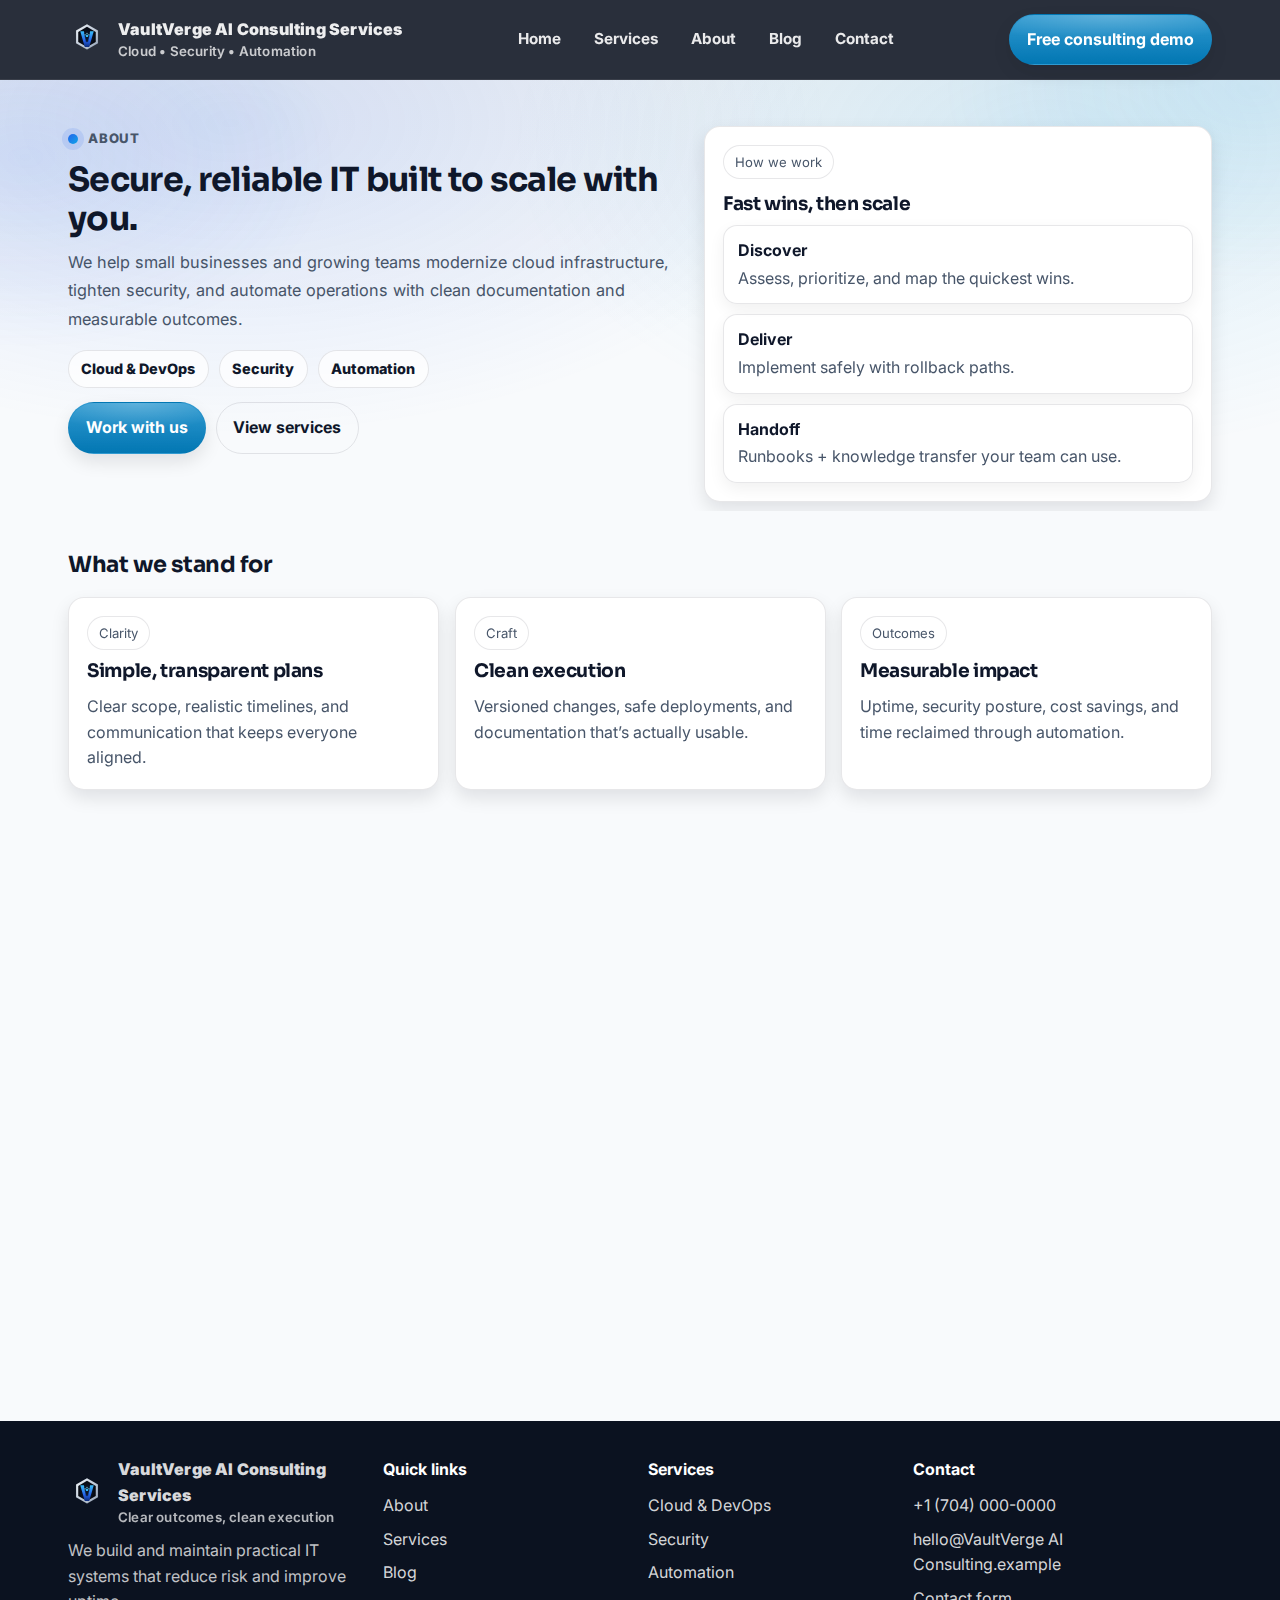
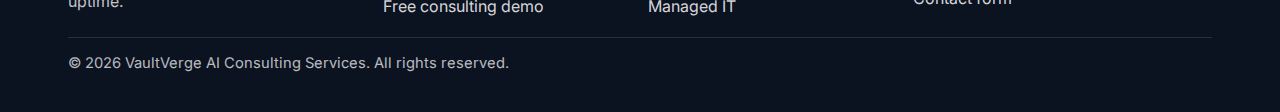
<file: Website/assets/about.html>
<!doctype html>
<html lang="en">
<head>
  <meta charset="utf-8" />
  <meta name="viewport" content="width=device-width,initial-scale=1" />
  <title>About | VaultVerge AI Consulting Services</title>
  <link rel="stylesheet" href="style.css" />
  <link rel="preconnect" href="https://fonts.googleapis.com">
  <link rel="preconnect" href="https://fonts.gstatic.com" crossorigin>
  <link href="https://fonts.googleapis.com/css2?family=Inter:wght@400;500;600;700&family=Sora:wght@500;600;700&display=swap" rel="stylesheet">
</head>
<body>

<header>
  <div class="container">
    <div class="nav">
      <a class="brand" href="../index.html">
        <img class="brand-logo" src="logo.svg" alt="Company logo" />
        <div>
          VaultVerge AI Consulting Services
          <small>Cloud • Security • Automation</small>
        </div>
      </a>

      <nav class="navlinks" aria-label="Main navigation">
        <a href="../index.html">Home</a>

        <div class="dropdown" aria-label="Services dropdown">
          <a class="navlink" href="services.html" aria-haspopup="true">Services</a>
          <div class="menu" role="menu" aria-label="Services menu">
            <a href="services.html#cloud"><span>Cloud & DevOps</span><em>CI/CD, migrations, reliability</em></a>
            <a href="services.html#security"><span>Security</span><em>Hardening, audits, monitoring</em></a>
            <a href="services.html#automation"><span>Automation</span><em>Workflows, scripting, IaC</em></a>
            <a href="services.html#support"><span>Managed IT</span><em>Helpdesk, patches, backups</em></a>
          </div>
        </div>

        <a href="about.html" aria-current="page">About</a>
        <a href="blog.html">Blog</a>
        <a href="contact.html">Contact</a>
      </nav>

      <div class="nav-actions">
        <a class="btn" href="contact.html">Free consulting demo</a>
        <button class="hamburger" data-hamburger aria-label="Open menu">☰</button>
      </div>
    </div>

    <div class="mobile-panel" aria-label="Mobile navigation">
      <a href="../index.html">Home</a>
      <button data-mobile-services>Services</button>
      <div class="mobile-sub" data-mobile-sub style="display:none;">
        <a href="services.html#cloud">Cloud & DevOps</a>
        <a href="services.html#security">Security</a>
        <a href="services.html#automation">Automation</a>
        <a href="services.html#support">Managed IT</a>
      </div>
      <a href="about.html">About</a>
      <a href="blog.html">Blog</a>
      <a href="contact.html">Contact</a>
      <a class="btn" href="contact.html" style="justify-content:center;">Free consulting demo</a>
    </div>
  </div>
</header>

<section class="page-hero">
  <div class="container page-hero-grid">
    <div class="reveal">
      <span class="kicker">About</span>
      <h1 class="h1" style="margin-top:10px;">Secure, reliable IT built to scale with you.</h1>
      <p class="lead">
        We help small businesses and growing teams modernize cloud infrastructure, tighten security,
        and automate operations with clean documentation and measurable outcomes.
      </p>

      <div class="pills" data-stagger>
        <span class="tag">Cloud & DevOps</span>
        <span class="tag">Security</span>
        <span class="tag">Automation</span>
      </div>

      <div class="hero-actions" style="margin-top:14px;">
        <a class="btn" href="contact.html">Work with us</a>
        <a class="btn secondary" href="services.html">View services</a>
      </div>
    </div>

    <div class="card lift reveal" style="padding:18px;">
      <span class="badge">How we work</span>
      <h3 style="margin:10px 0 6px 0;">Fast wins, then scale</h3>
      <div style="display:grid; gap:10px;">
        <div class="featureline"><b>Discover</b><span>Assess, prioritize, and map the quickest wins.</span></div>
        <div class="featureline"><b>Deliver</b><span>Implement safely with rollback paths.</span></div>
        <div class="featureline"><b>Handoff</b><span>Runbooks + knowledge transfer your team can use.</span></div>
      </div>
    </div>
  </div>
</section>

<section class="section">
  <div class="container">
    <div class="section-title">
      <h2>What we stand for</h2>
    </div>

    <div class="grid3">
      <div class="card feature lift reveal">
        <span class="badge">Clarity</span>
        <h3>Simple, transparent plans</h3>
        <p>Clear scope, realistic timelines, and communication that keeps everyone aligned.</p>
      </div>

      <div class="card feature lift reveal">
        <span class="badge">Craft</span>
        <h3>Clean execution</h3>
        <p>Versioned changes, safe deployments, and documentation that’s actually usable.</p>
      </div>

      <div class="card feature lift reveal">
        <span class="badge">Outcomes</span>
        <h3>Measurable impact</h3>
        <p>Uptime, security posture, cost savings, and time reclaimed through automation.</p>
      </div>
    </div>
  </div>
</section>

<section class="section">
  <div class="container grid2">
    <div class="card lift reveal" style="padding:20px;">
      <span class="badge">Our approach</span>
      <h2 style="margin:10px 0 6px 0;">Security-first, automation-ready</h2>
      <p class="lead">
        We don’t “bolt on” security later. We bake it into access, monitoring, and deployment workflows.
      </p>
      <div class="side-stack" data-stagger>
        <div class="featureline"><b>Least privilege</b><span>Access control designed for real teams.</span></div>
        <div class="featureline"><b>Observability</b><span>Logs, metrics, alerts with sane defaults.</span></div>
        <div class="featureline"><b>Automation</b><span>Reduce repetitive work without risk.</span></div>
      </div>
    </div>

    <div class="card lift reveal" style="padding:20px;">
      <span class="badge">Results</span>
      <h2 style="margin:10px 0 6px 0;">What you can expect</h2>
      <div style="display:grid; gap:10px;">
        <div class="featureline"><b>Fewer incidents</b><span>Better visibility + standard response playbooks.</span></div>
        <div class="featureline"><b>Safer releases</b><span>CI/CD improvements + rollback paths.</span></div>
        <div class="featureline"><b>Lower toil</b><span>Automations that are maintainable and documented.</span></div>
      </div>
      <div class="hero-actions" style="margin-top:14px;">
        <a class="btn" href="contact.html">Book a demo</a>
        <a class="btn secondary" href="blog.html">Read the blog</a>
      </div>
    </div>
  </div>
</section>

<footer>
  <div class="container">
    <div class="footer-grid">
      <div>
        <div class="brand" style="margin-bottom:10px;">
          <img class="brand-logo" src="logo.svg" alt="Company logo" />
          <div>VaultVerge AI Consulting Services<small>Clear outcomes, clean execution</small></div>
        </div>
        <p style="margin:0;color:rgba(255,255,255,.75);">
          We build and maintain practical IT systems that reduce risk and improve uptime.
        </p>
      </div>

      <div>
        <h4>Quick links</h4>
        <div style="display:grid; gap:8px;">
          <a href="about.html">About</a>
          <a href="services.html">Services</a>
          <a href="blog.html">Blog</a>
          <a href="contact.html">Free consulting demo</a>
        </div>
      </div>

      <div>
        <h4>Services</h4>
        <div style="display:grid; gap:8px;">
          <a href="services.html#cloud">Cloud & DevOps</a>
          <a href="services.html#security">Security</a>
          <a href="services.html#automation">Automation</a>
          <a href="services.html#support">Managed IT</a>
        </div>
      </div>

      <div>
        <h4>Contact</h4>
        <div style="display:grid; gap:8px;">
          <a href="tel:+17040000000">+1 (704) 000-0000</a>
          <a href="mailto:hello@VaultVerge AI Consulting.example">hello@VaultVerge AI Consulting.example</a>
          <a href="contact.html">Contact form</a>
        </div>
      </div>
    </div>

    <div class="footer-note">© <span id="year"></span> VaultVerge AI Consulting Services. All rights reserved.</div>
  </div>
</footer>

<script>document.getElementById("year").textContent = new Date().getFullYear();</script>
<script src="main.js"></script>
</body>
</html>
</file>
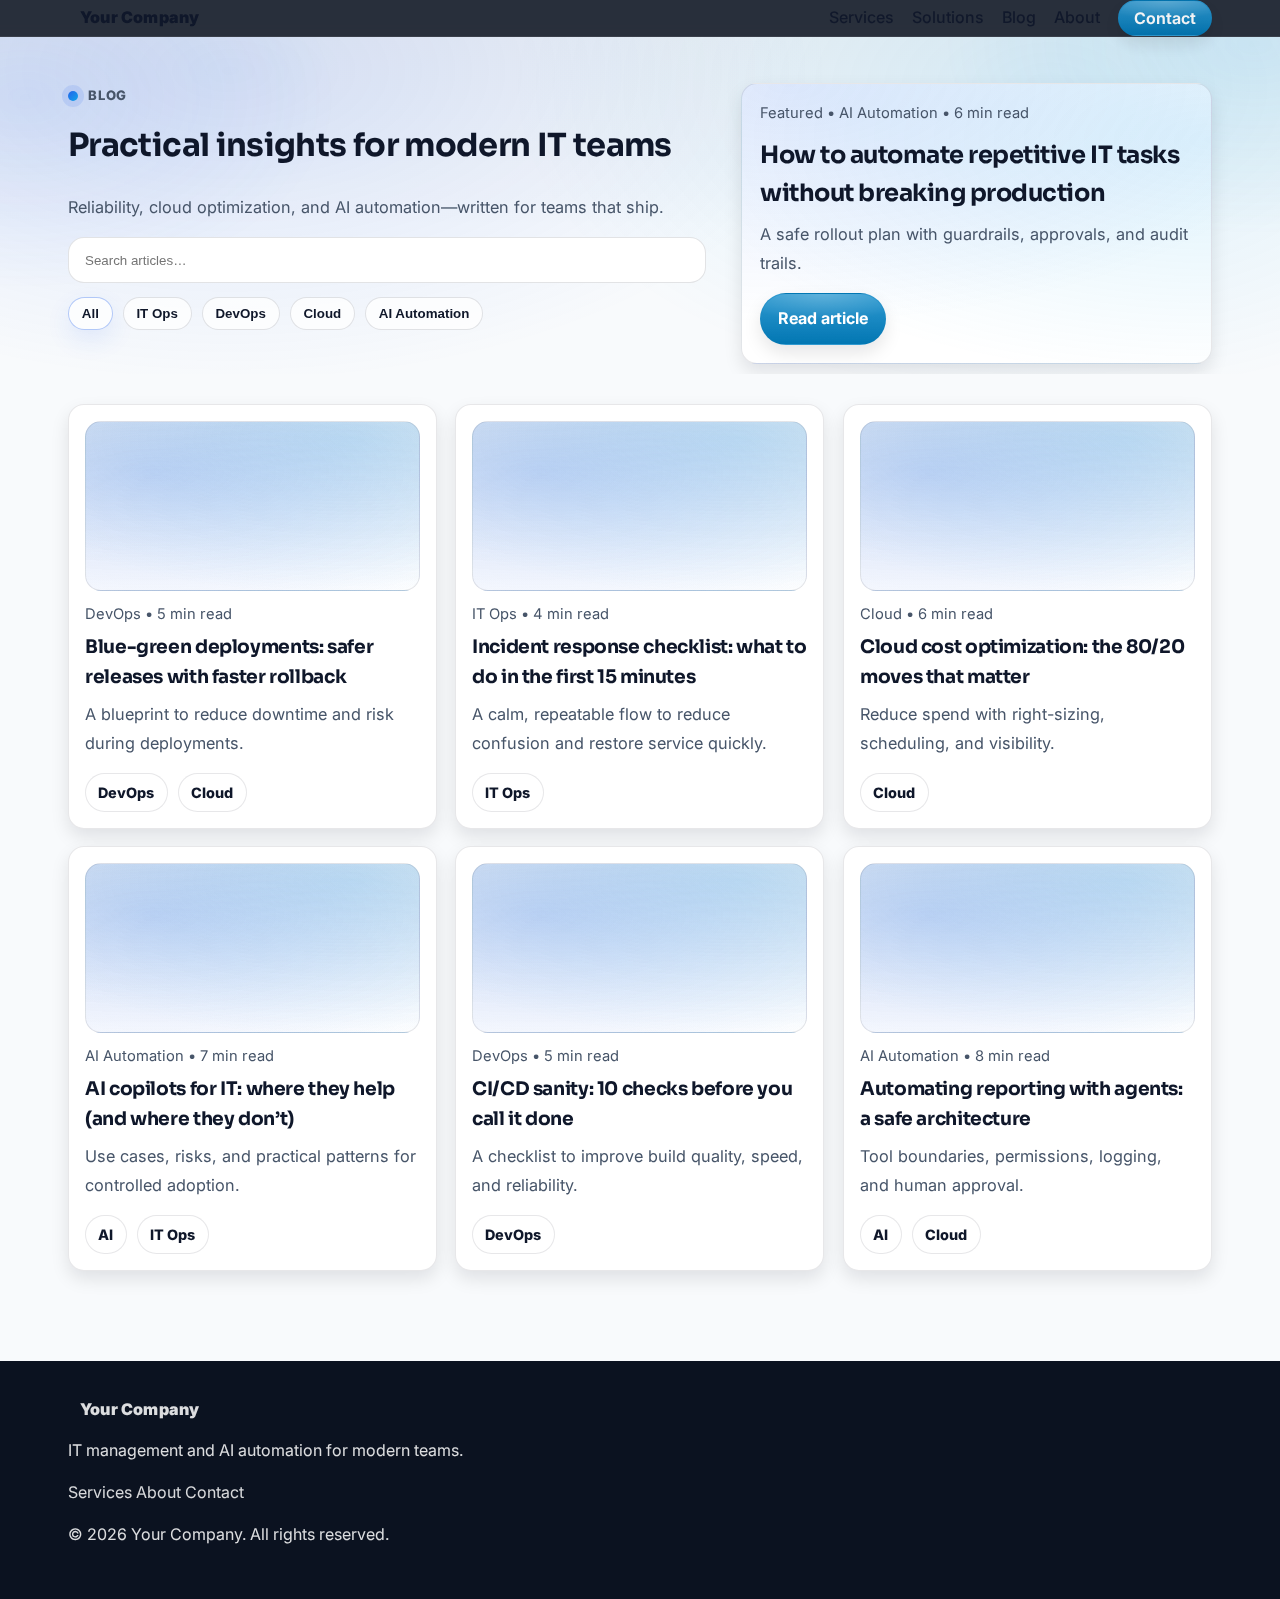
<file: Website/assets/blog.html>
<!doctype html>
<html lang="en">
<head>
  <meta charset="utf-8" />
  <meta name="viewport" content="width=device-width,initial-scale=1" />
  <title>Blog | Your Company</title>
  <meta name="description" content="Articles on IT management, DevOps/SRE, cloud optimization, and AI automation." />
  <link rel="stylesheet" href="style.css" />
  <link rel="preconnect" href="https://fonts.googleapis.com">
  <link rel="preconnect" href="https://fonts.gstatic.com" crossorigin>
  <link href="https://fonts.googleapis.com/css2?family=Inter:wght@400;500;600;700&family=Sora:wght@500;600;700&display=swap" rel="stylesheet">
  <script src="main.js" defer></script>
</head>

<body>
  <header class="site-header">
    <div class="container header-inner">
      <a class="brand" href="index.html" aria-label="Go to homepage">
        <span class="brand-mark"></span>
        <span class="brand-text">Your Company</span>
      </a>

      <button class="nav-toggle" type="button" aria-label="Open menu" aria-expanded="false" data-nav-toggle>
        <span></span><span></span><span></span>
      </button>

      <nav class="site-nav" data-nav>
        <a href="index.html#services">Services</a>
        <a href="index.html#solutions">Solutions</a>
        <a href="blog.html" aria-current="page">Blog</a>
        <a href="about.html">About</a>
        <a class="btn btn-primary" href="contact.html">Contact</a>
      </nav>
    </div>
  </header>

  <main>
    <section class="page-hero">
      <div class="container hero-grid">
        <div data-reveal>
          <span class="kicker">Blog</span>
          <h1 style="margin-top:12px;">Practical insights for modern IT teams</h1>
          <p class="lead">Reliability, cloud optimization, and AI automation—written for teams that ship.</p>

          <div style="margin-top:14px;" data-reveal>
            <label class="sr-only" for="blogSearch">Search articles</label>
            <input id="blogSearch" type="search" placeholder="Search articles…" data-blog-search
              style="width:min(680px,100%); padding:.9rem 1rem; border-radius:16px; border:1px solid rgba(15,23,42,.12); outline:none;">
          </div>

          <div class="chips" style="margin-top:14px;" data-reveal>
            <button class="chip is-active" type="button" data-filter="all">All</button>
            <button class="chip" type="button" data-filter="it-ops">IT Ops</button>
            <button class="chip" type="button" data-filter="devops">DevOps</button>
            <button class="chip" type="button" data-filter="cloud">Cloud</button>
            <button class="chip" type="button" data-filter="ai">AI Automation</button>
          </div>
        </div>

        <div class="card accent lift" style="padding:18px;" data-reveal>
          <div class="post-meta">Featured • AI Automation • 6 min read</div>
          <h2 class="post-title" style="margin-top:10px;">How to automate repetitive IT tasks without breaking production</h2>
          <p class="lead">A safe rollout plan with guardrails, approvals, and audit trails.</p>
          <div style="margin-top:14px;">
            <a class="btn btn-primary" href="blog-post.html">Read article</a>
          </div>
        </div>
      </div>
    </section>

    <section class="section">
      <div class="container grid grid-3" data-post-grid>
        <article class="card lift post-card" style="padding:16px;" data-title="Blue-green deployments: safer releases with faster rollback" data-tags="devops cloud">
          <a href="blog-post.html">
            <div class="post-thumb"></div>
            <div style="margin-top:12px;" class="post-meta">DevOps • 5 min read</div>
            <h3 class="post-title">Blue-green deployments: safer releases with faster rollback</h3>
            <p class="lead">A blueprint to reduce downtime and risk during deployments.</p>
            <div class="chips" style="margin-top:10px;">
              <span class="tag">DevOps</span><span class="tag">Cloud</span>
            </div>
          </a>
        </article>

        <article class="card lift post-card" style="padding:16px;" data-title="Incident response checklist: what to do in the first 15 minutes" data-tags="it-ops">
          <a href="blog-post.html">
            <div class="post-thumb"></div>
            <div style="margin-top:12px;" class="post-meta">IT Ops • 4 min read</div>
            <h3 class="post-title">Incident response checklist: what to do in the first 15 minutes</h3>
            <p class="lead">A calm, repeatable flow to reduce confusion and restore service quickly.</p>
            <div class="chips" style="margin-top:10px;">
              <span class="tag">IT Ops</span>
            </div>
          </a>
        </article>

        <article class="card lift post-card" style="padding:16px;" data-title="Cloud cost optimization: the 80/20 moves that matter" data-tags="cloud">
          <a href="blog-post.html">
            <div class="post-thumb"></div>
            <div style="margin-top:12px;" class="post-meta">Cloud • 6 min read</div>
            <h3 class="post-title">Cloud cost optimization: the 80/20 moves that matter</h3>
            <p class="lead">Reduce spend with right-sizing, scheduling, and visibility.</p>
            <div class="chips" style="margin-top:10px;">
              <span class="tag">Cloud</span>
            </div>
          </a>
        </article>

        <article class="card lift post-card" style="padding:16px;" data-title="AI copilots for IT: where they help (and where they don’t)" data-tags="ai it-ops">
          <a href="blog-post.html">
            <div class="post-thumb"></div>
            <div style="margin-top:12px;" class="post-meta">AI Automation • 7 min read</div>
            <h3 class="post-title">AI copilots for IT: where they help (and where they don’t)</h3>
            <p class="lead">Use cases, risks, and practical patterns for controlled adoption.</p>
            <div class="chips" style="margin-top:10px;">
              <span class="tag">AI</span><span class="tag">IT Ops</span>
            </div>
          </a>
        </article>

        <article class="card lift post-card" style="padding:16px;" data-title="CI/CD sanity: 10 checks before you call it done" data-tags="devops">
          <a href="blog-post.html">
            <div class="post-thumb"></div>
            <div style="margin-top:12px;" class="post-meta">DevOps • 5 min read</div>
            <h3 class="post-title">CI/CD sanity: 10 checks before you call it done</h3>
            <p class="lead">A checklist to improve build quality, speed, and reliability.</p>
            <div class="chips" style="margin-top:10px;">
              <span class="tag">DevOps</span>
            </div>
          </a>
        </article>

        <article class="card lift post-card" style="padding:16px;" data-title="Automating reporting with agents: a safe architecture" data-tags="ai cloud">
          <a href="blog-post.html">
            <div class="post-thumb"></div>
            <div style="margin-top:12px;" class="post-meta">AI Automation • 8 min read</div>
            <h3 class="post-title">Automating reporting with agents: a safe architecture</h3>
            <p class="lead">Tool boundaries, permissions, logging, and human approval.</p>
            <div class="chips" style="margin-top:10px;">
              <span class="tag">AI</span><span class="tag">Cloud</span>
            </div>
          </a>
        </article>
      </div>
    </section>
  </main>

  <footer class="site-footer">
    <div class="container footer-inner">
      <div>
        <div class="brand brand--footer">
          <span class="brand-mark"></span>
          <span class="brand-text">Your Company</span>
        </div>
        <p class="muted">IT management and AI automation for modern teams.</p>
      </div>

      <div class="footer-links">
        <a href="index.html#services">Services</a>
        <a href="about.html">About</a>
        <a href="contact.html">Contact</a>
      </div>
    </div>

    <div class="container footer-bottom">
      <p class="muted">© <span id="year"></span> Your Company. All rights reserved.</p>
    </div>
  </footer>
</body>
</html>
</file>
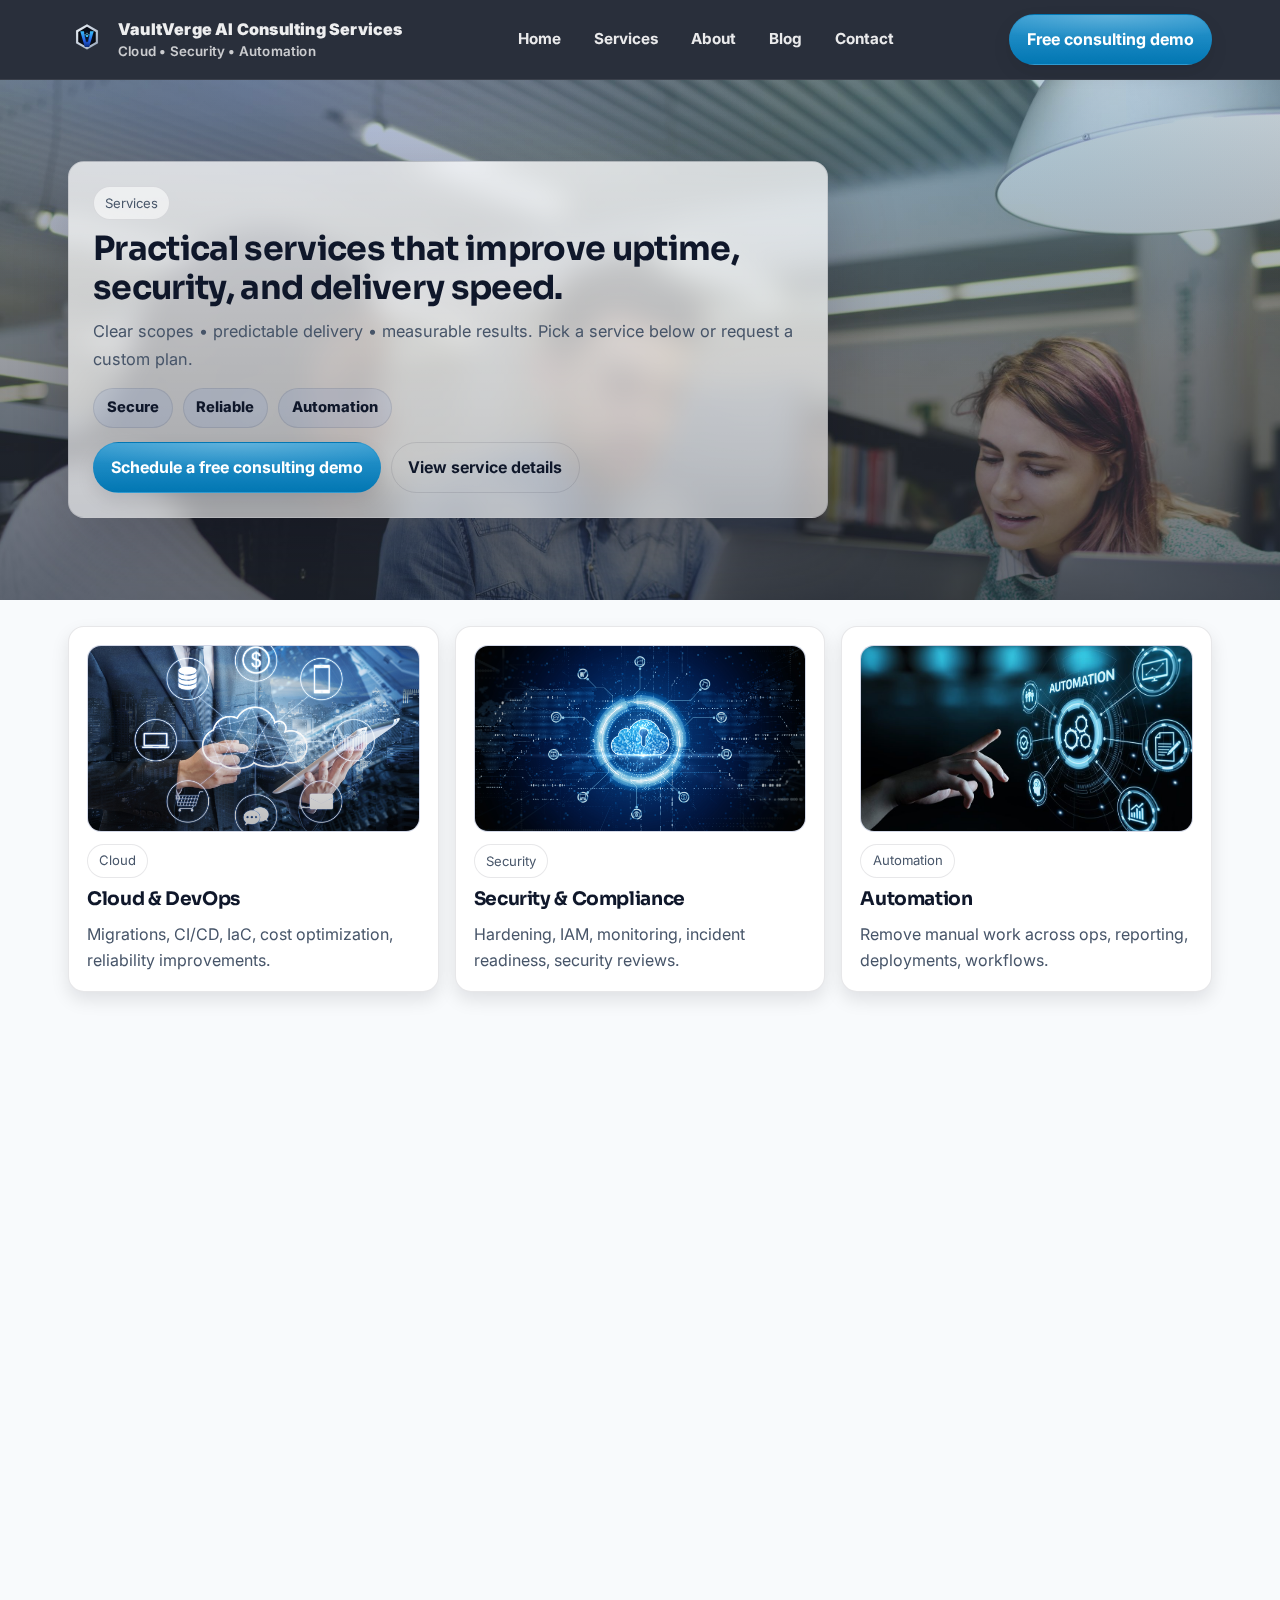
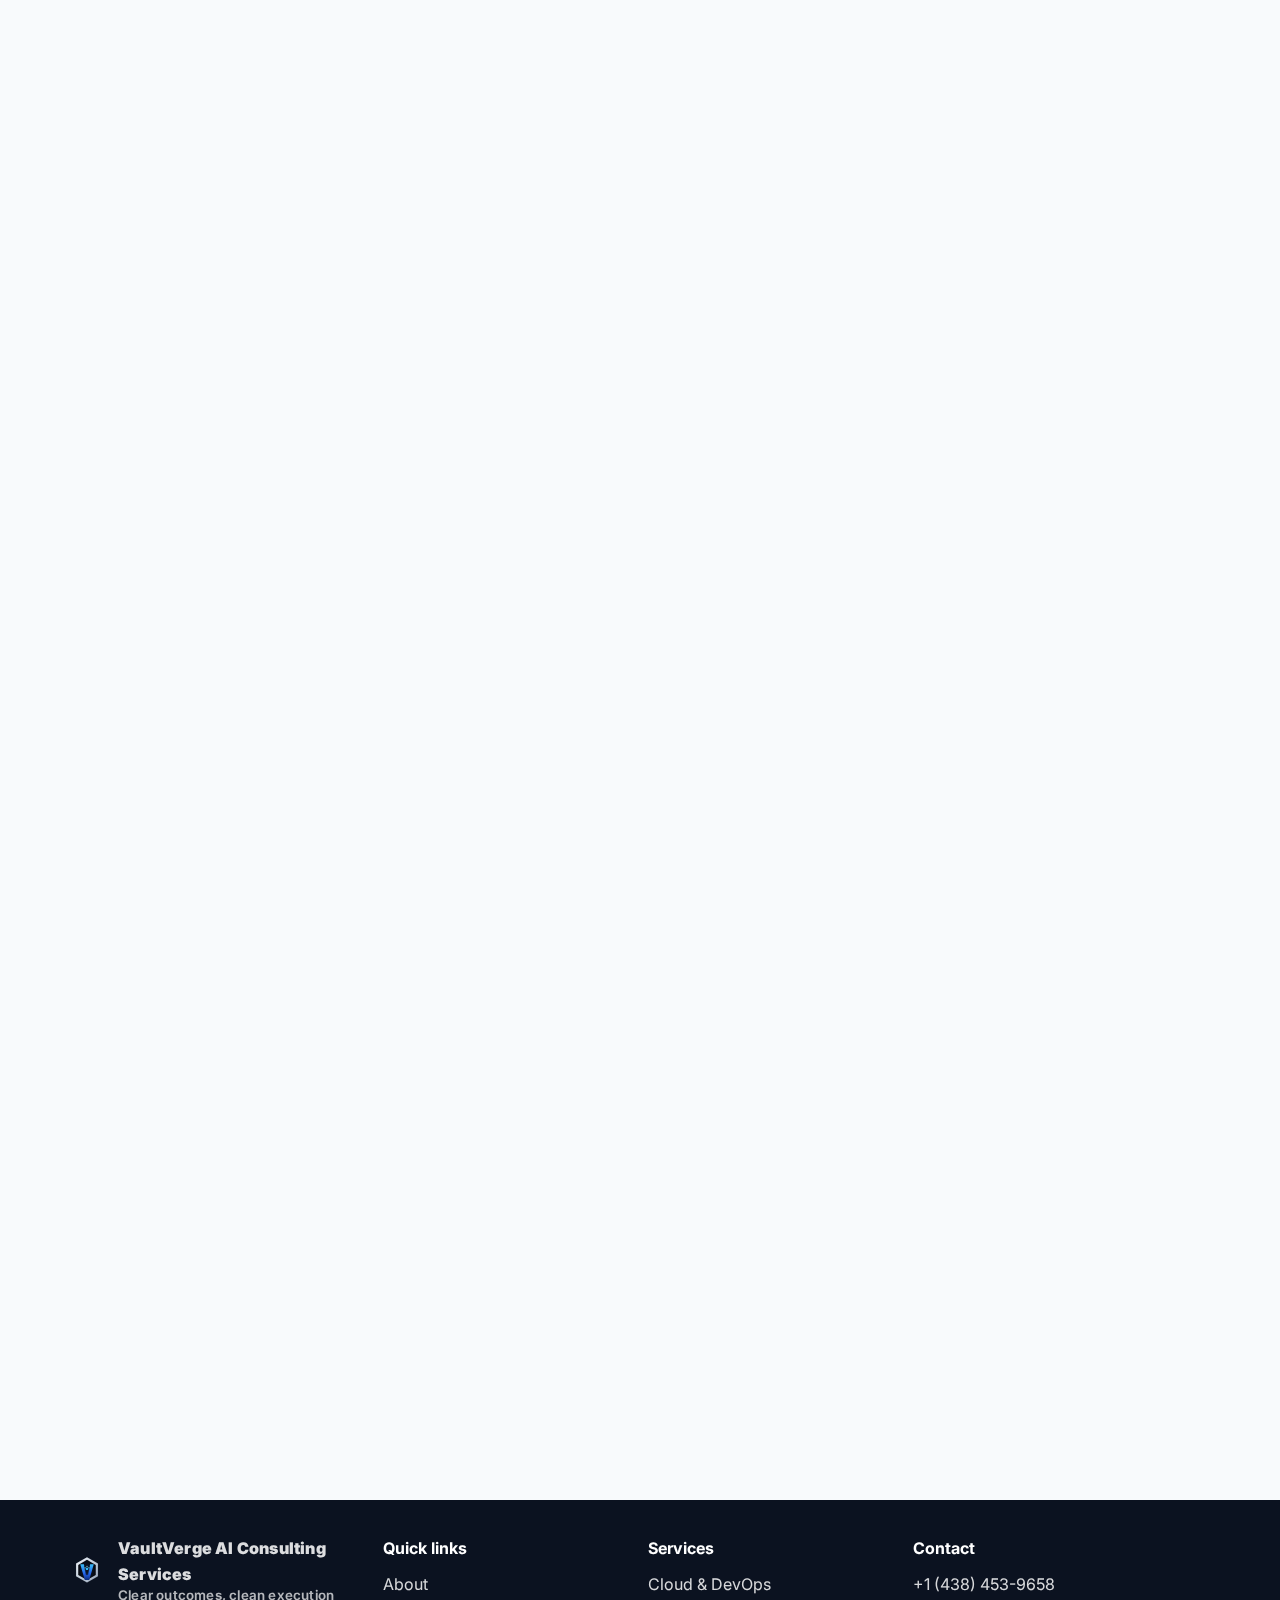
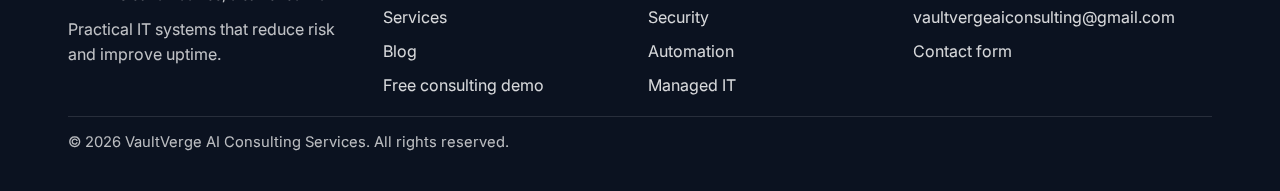
<file: Website/assets/services.html>
<!doctype html>
<html lang="en">
<head>
  <meta charset="utf-8" />
  <meta name="viewport" content="width=device-width,initial-scale=1" />
  <title>Services - VaultVerge AI Consulting Services</title>
  <link rel="stylesheet" href="style.css" />
  <link rel="preconnect" href="https://fonts.googleapis.com">
  <link rel="preconnect" href="https://fonts.gstatic.com" crossorigin>
  <link href="https://fonts.googleapis.com/css2?family=Inter:wght@400;500;600;700&family=Sora:wght@500;600;700&display=swap" rel="stylesheet">
</head>
<body>

<header>
  <div class="container">
    <div class="nav">
      <a class="brand" href="../index.html">
        <img class="brand-logo" src="logo.svg" alt="Company logo" />
        <div>
          VaultVerge AI Consulting Services
          <small>Cloud • Security • Automation</small>
        </div>
      </a>

      <nav class="navlinks" aria-label="Main navigation">
        <a href="../index.html">Home</a>

        <!-- Hover-only dropdown (no arrow) -->
        <div class="dropdown" aria-label="Services dropdown">
          <a class="navlink" href="services.html" aria-haspopup="true">Services</a>
          <div class="menu" role="menu" aria-label="Services menu">
            <a href="#cloud"><span>Cloud & DevOps</span><em>CI/CD, migrations, reliability</em></a>
            <a href="#security"><span>Security</span><em>Hardening, audits, monitoring</em></a>
            <a href="#automation"><span>Automation</span><em>Workflows, scripting, IaC</em></a>
            <a href="#support"><span>Managed IT</span><em>Helpdesk, patches, backups</em></a>
          </div>
        </div>

        <a href="about.html">About</a>
        <a href="blog.html">Blog</a>
        <a href="contact.html">Contact</a>
      </nav>

      <div class="nav-actions">
        <a class="btn" href="contact.html">Free consulting demo</a>
        <button class="hamburger" data-hamburger aria-label="Open menu">☰</button>
      </div>
    </div>

    <div class="mobile-panel" aria-label="Mobile navigation">
      <a href="../index.html">Home</a>

      <button data-mobile-services>Services</button>
      <div class="mobile-sub" data-mobile-sub style="display:none;">
        <a href="#cloud">Cloud & DevOps</a>
        <a href="#security">Security</a>
        <a href="#automation">Automation</a>
        <a href="#support">Managed IT</a>
      </div>

      <a href="about.html">About</a>
      <a href="blog.html">Blog</a>
      <a href="contact.html">Contact</a>
      <a class="btn" href="contact.html" style="justify-content:center;">Free consulting demo</a>
    </div>
  </div>
</header>

<!-- Full-width banner image + overlay -->
<section class="services-hero">
  <div class="services-hero__media" aria-hidden="true">
    <img src="services/services-hero.jpg" alt="" decoding="async" />
  </div>

  <div class="container services-hero__inner">
    <div class="card hero-panel reveal services-hero__panel">
      <span class="badge">Services</span>
      <h1 class="h1" style="margin-top:10px;">Practical services that improve uptime, security, and delivery speed.</h1>
      <p class="lead" style="margin-bottom:0;">
        Clear scopes • predictable delivery • measurable results. Pick a service below or request a custom plan.
      </p>

      <div class="hero-pillrow" data-stagger style="margin-top:14px;">
        <span class="pill">Secure</span>
        <span class="pill">Reliable</span>
        <span class="pill">Automation</span>
      </div>

      <div class="hero-actions" style="margin-top:14px;">
        <a class="btn" href="contact.html">Schedule a free consulting demo</a>
        <a class="btn secondary" href="#cloud">View service details</a>
      </div>
    </div>
  </div>
</section>

<section class="section" style="padding-top:26px;">
  <div class="container">

    <!-- Image teasers (clean + professional) -->
    <div class="grid3" style="margin-bottom:16px;">
      <a class="card feature reveal service-teaser" href="#cloud">
        <div class="teaser-media">
          <img src="services/cloud.jpg" alt="Cloud and DevOps" loading="lazy" decoding="async" />
        </div>
        <span class="badge">Cloud</span>
        <h3>Cloud & DevOps</h3>
        <p>Migrations, CI/CD, IaC, cost optimization, reliability improvements.</p>
      </a>

      <a class="card feature reveal service-teaser" href="#security">
        <div class="teaser-media">
          <img src="services/security.png" alt="Security and compliance" loading="lazy" decoding="async" />
        </div>
        <span class="badge">Security</span>
        <h3>Security & Compliance</h3>
        <p>Hardening, IAM, monitoring, incident readiness, security reviews.</p>
      </a>

      <a class="card feature reveal service-teaser" href="#automation">
        <div class="teaser-media">
          <img src="services/automation.jpg" alt="Automation workflows" loading="lazy" decoding="async" />
        </div>
        <span class="badge">Automation</span>
        <h3>Automation</h3>
        <p>Remove manual work across ops, reporting, deployments, workflows.</p>
      </a>
    </div>

    <!-- Service blocks with images -->
    <div id="cloud" class="card service-block reveal" style="margin-bottom:14px;">
      <div class="service-grid">
        <div class="service-media">
          <img src="services/cloud.jpg" alt="Cloud and DevOps consulting" loading="lazy" decoding="async" />
        </div>
        <div class="service-content">
          <h2 class="service-title">Cloud & DevOps</h2>
          <p class="service-desc">Cloud migrations, CI/CD pipelines, infrastructure-as-code, cost optimization, and reliability improvements.</p>

          <ul class="checklist" data-stagger>
            <li>Assessment & roadmap (risks, effort, milestones)</li>
            <li>CI/CD and release process (repeatable deployments)</li>
            <li>Reliability upgrades (monitoring, scaling, runbooks)</li>
          </ul>

          <div class="hero-actions" style="margin-top:14px;">
            <a class="btn" href="contact.html">Free consulting demo</a>
            <a class="btn secondary" href="services.html#cloud">See details</a>
          </div>
        </div>
      </div>
    </div>

    <div id="security" class="card service-block reveal is-alt" style="margin-bottom:14px;">
      <div class="service-grid">
        <div class="service-media">
          <img src="services/security.png" alt="Security and compliance services" loading="lazy" decoding="async" />
        </div>
        <div class="service-content">
          <h2 class="service-title">Security & Compliance</h2>
          <p class="service-desc">Hardening, IAM best practices, monitoring/alerting, incident readiness, and security reviews.</p>

          <ul class="checklist" data-stagger>
            <li>Security baseline and hardening recommendations</li>
            <li>Least privilege, MFA, and access improvements</li>
            <li>Monitoring and incident response playbooks</li>
          </ul>

          <div class="hero-actions" style="margin-top:14px;">
            <a class="btn" href="contact.html">Free consulting demo</a>
            <a class="btn secondary" href="services.html#security">See details</a>
          </div>
        </div>
      </div>
    </div>

    <div id="automation" class="card service-block reveal" style="margin-bottom:14px;">
      <div class="service-grid">
        <div class="service-media">
          <img src="services/automation.jpg" alt="Automation and workflow engineering" loading="lazy" decoding="async" />
        </div>
        <div class="service-content">
          <h2 class="service-title">Automation</h2>
          <p class="service-desc">Automate repetitive tasks, reporting, deployments, and operations workflows to reduce manual effort.</p>

          <ul class="checklist" data-stagger>
            <li>Ops automation (scheduled tasks, patching workflows)</li>
            <li>Deployment automation (environment consistency)</li>
            <li>Reporting automation (dashboards, summaries)</li>
          </ul>

          <div class="hero-actions" style="margin-top:14px;">
            <a class="btn" href="contact.html">Free consulting demo</a>
            <a class="btn secondary" href="services.html#automation">See details</a>
          </div>
        </div>
      </div>
    </div>

    <div id="support" class="card service-block reveal is-alt">
      <div class="service-grid">
        <div class="service-media">
          <img src="services/support.jpg" alt="Managed IT support and monitoring" loading="lazy" decoding="async" />
        </div>
        <div class="service-content">
          <h2 class="service-title">Managed IT</h2>
          <p class="service-desc">Ongoing helpdesk, patching, backups, system maintenance, and proactive monitoring.</p>

          <ul class="checklist" data-stagger>
            <li>Helpdesk, maintenance, and device care</li>
            <li>Backups, restore testing, recovery planning</li>
            <li>Proactive monitoring and uptime improvements</li>
          </ul>

          <div class="hero-actions" style="margin-top:14px;">
            <a class="btn" href="contact.html">Free consulting demo</a>
            <a class="btn secondary" href="contact.html">Contact</a>
          </div>
        </div>
      </div>
    </div>

  </div>
</section>

<footer>
  <div class="container">
    <div class="footer-grid">
      <div>
        <div class="brand" style="margin-bottom:10px;">
          <img class="brand-logo" src="logo.svg" alt="Company logo" />
          <div>VaultVerge AI Consulting Services<small>Clear outcomes, clean execution</small></div>
        </div>
        <p style="margin:0;color:rgba(255,255,255,.75);">
          Practical IT systems that reduce risk and improve uptime.
        </p>
      </div>

      <div>
        <h4>Quick links</h4>
        <div style="display:grid; gap:8px;">
          <a href="about.html">About</a>
          <a href="services.html">Services</a>
          <a href="blog.html">Blog</a>
          <a href="contact.html">Free consulting demo</a>
        </div>
      </div>

      <div>
        <h4>Services</h4>
        <div style="display:grid; gap:8px;">
          <a href="#cloud">Cloud & DevOps</a>
          <a href="#security">Security</a>
          <a href="#automation">Automation</a>
          <a href="#support">Managed IT</a>
        </div>
      </div>

      <div>
        <h4>Contact</h4>
        <div style="display:grid; gap:8px;">
          <a href="tel:+14384539658">+1 (438) 453-9658</a>
          <a href="mailto:vaultvergeaiconsulting@gmail.com">vaultvergeaiconsulting@gmail.com</a>
          <a href="contact.html">Contact form</a>
        </div>
      </div>
    </div>

    <div class="footer-note">© <span id="year"></span> VaultVerge AI Consulting Services. All rights reserved.</div>
  </div>
</footer>

<script>
  document.getElementById("year").textContent = new Date().getFullYear();
</script>
<script src="main.js"></script>
</body>
</html>
</file>
<file: Website/assets/style.css>
/* =========================
   THEME
========================= */
:root{
  --brand: #2563eb;
  --brand-2: #0ea5e9;
  --ink: #0f172a;
  --muted: #475569;
  --bg: #0b1220;
  --surface: #ffffff;
  --surface-2: #f8fafc;
  --line: rgba(15, 23, 42, .10);
  --radius: 16px;
  --shadow: 0 14px 35px rgba(2, 6, 23, .12);
  --shadow-sm: 0 8px 18px rgba(2, 6, 23, .10);
  --max: 1180px;
}

/* Optional: auto dark mode support */
@media (prefers-color-scheme: dark){
  :root{
    --ink: #e5e7eb;
    --muted: #b6c2d1;
    --surface: #0f172a;
    --surface-2: #0b1220;
    --line: rgba(226, 232, 240, .10);
    --shadow: 0 14px 35px rgba(0,0,0,.35);
    --shadow-sm: 0 8px 18px rgba(0,0,0,.28);
  }
}

*{ box-sizing:border-box; }
html{ scroll-behavior:smooth; }
body{
  margin:0;
  font-family: ui-sans-serif, system-ui, -apple-system, Segoe UI, Roboto, Helvetica, Arial, "Apple Color Emoji","Segoe UI Emoji";
  color:var(--ink);
  background: var(--surface-2);
  line-height:1.6;
}

a{ color:inherit; text-decoration:none; }
img{ max-width:100%; display:block; }
.container{ max-width:var(--max); margin:0 auto; padding:0 18px; }

.btn{
  display:inline-flex; align-items:center; justify-content:center;
  gap:.6rem;
  padding:.75rem 1.05rem;
  border-radius:999px;
  border:1px solid transparent;
  background:linear-gradient(135deg, var(--brand), var(--brand-2));
  color:white;
  font-weight:700;
  box-shadow: var(--shadow-sm);
  transition: transform .12s ease, filter .12s ease;
}
.btn:hover{ transform: translateY(-1px); filter:saturate(1.05); }
.btn:active{ transform: translateY(0); }

.badge{
  display:inline-flex;
  font-size:.82rem;
  padding:.35rem .7rem;
  border-radius:999px;
  border:1px solid var(--line);
  color:var(--muted);
  background: rgba(255,255,255,.55);
}

/* Header */
header{
  position:sticky; top:0; z-index:50;
  background: rgba(11,18,32,.88);
  backdrop-filter: blur(10px);
  border-bottom: 1px solid rgba(255,255,255,.08);
}
.nav{
  display:flex;
  align-items:center;
  justify-content:space-between;
  gap:18px;
  padding:.85rem 0;
  color: rgba(255,255,255,.92);
}
.brand{
  display:flex; align-items:center; gap:.75rem;
  font-weight:900;
  letter-spacing:.2px;
}
.brand small{ display:block; font-weight:600; opacity:.82; margin-top:-2px; }

.brand-logo{
  width:38px;
  height:38px;
  object-fit: contain;
  border-radius: 12px;
  background: transparent;
  display:block;
}

.navlinks{ display:flex; align-items:center; gap:14px; }
.navlinks a{
  color: rgba(255,255,255,.9);
  font-weight:700;
  font-size:.95rem;
  padding:.45rem .6rem;
  border-radius:10px;
  border:none;
  background:transparent;
}
.navlinks a:hover{ background: rgba(255,255,255,.08); }

.nav-actions{ display:flex; align-items:center; gap:10px; }

.hamburger{
  display:none;
  width:44px; height:44px;
  border-radius:12px;
  border:1px solid rgba(255,255,255,.14);
  background: rgba(255,255,255,.06);
  color:white;
  cursor:pointer;
}

/* Dropdown (hover only, smooth fade) */
.dropdown{ position:relative; }
.dropdown > .navlink{ display:inline-flex; align-items:center; }

.menu{
  position:absolute; top:52px; left:0;
  width: 280px;
  background: rgba(15,23,42,.96);
  border:1px solid rgba(255,255,255,.10);
  border-radius: 16px;
  box-shadow: var(--shadow);
  padding:10px;

  /* Fade behavior */
  opacity: 0;
  visibility: hidden;
  transform: translateY(8px);
  pointer-events: none;
  transition: opacity .18s ease, transform .18s ease, visibility .18s ease;
  will-change: opacity, transform;
}

.menu a{
  display:flex; flex-direction:column;
  gap:2px;
  padding:10px 12px;
  border-radius:12px;
}
.menu a:hover{ background: rgba(255,255,255,.07); }
.menu span{ font-size:.9rem; font-weight:800; color: rgba(255,255,255,.92); }
.menu em{ font-style:normal; color: rgba(255,255,255,.70); font-size:.83rem; }

.dropdown:hover .menu,
.dropdown:focus-within .menu{
  opacity: 1;
  visibility: visible;
  transform: translateY(0);
  pointer-events: auto;
}

/* Mobile panel */
.mobile-panel{ display:none; }

@media (max-width: 980px){
  .navlinks{ display:none; }
  .hamburger{ display:inline-flex; align-items:center; justify-content:center; }

  .mobile-panel{
    display:none;
    padding: 0 0 14px 0;
  }
  header.open .mobile-panel{ display:block; }

  .mobile-panel a, .mobile-panel button{
    width:100%;
    text-align:left;
    color:white;
    font-weight:800;
    background: rgba(255,255,255,.06);
    border:1px solid rgba(255,255,255,.10);
    padding:12px 12px;
    border-radius:14px;
    margin:6px 0;
    cursor:pointer;
  }
  .mobile-sub a{
    background: rgba(255,255,255,.04);
    font-weight:700;
    color: rgba(255,255,255,.90);
  }
}

/* =========================
   HERO
========================= */
.hero{
  padding: 0 0 36px 0;
}

/* Full-bleed wrapper */
.hero-bleed{
  width:100%;
  background:
    radial-gradient(1000px 420px at 20% 0%, rgba(37,99,235,.26), transparent 60%),
    radial-gradient(900px 420px at 75% 10%, rgba(14,165,233,.20), transparent 60%),
    #0b1220;
}

/* Full-width hero carousel */
.hero-carousel{
  width: 100%;
  border-radius: 0;
  border-left: 0;
  border-right: 0;
  box-shadow: none;
  height: clamp(320px, 44vw, 560px);
  border: 0;
}

/* Pull the panel up over the image a bit (fixes the "big empty" look) */
.hero-below{
  margin-top: -86px;
  position: relative;
  z-index: 2;
}

/* =========================
   CARDS / GENERAL
========================= */
.card{
  background: var(--surface);
  border: 1px solid var(--line);
  border-radius: var(--radius);
  box-shadow: var(--shadow-sm);
}

.hero-panel{
  padding: 24px;
}

.h1{ font-size: clamp(1.65rem, 2.6vw, 2.35rem); line-height:1.15; margin:10px 0 10px 0; }
.lead{ color: var(--muted); font-size: 1.02rem; margin:0 0 16px 0; }

.hero-actions{ display:flex; flex-wrap:wrap; gap:10px; margin-top:14px; }
.hero-actions .btn.secondary{
  background: transparent;
  border: 1px solid var(--line);
  color: var(--ink);
  box-shadow:none;
}
.hero-actions .btn.secondary:hover{ transform: translateY(-1px); }

.hero-divider{
  height: 1px;
  background: var(--line);
  margin: 18px 0;
}

.hero-pillrow{
  display:flex;
  flex-wrap:wrap;
  gap:10px;
  margin: 8px 0 6px 0;
}
.pill{
  display:inline-flex;
  align-items:center;
  padding: .45rem .8rem;
  border-radius: 999px;
  border: 1px solid var(--line);
  background: rgba(37,99,235,.08);
  font-weight: 800;
  color: var(--ink);
  font-size: .92rem;
}

.side-title{
  margin: 0 0 10px 0;
}

.side-stack{
  display:grid;
  grid-template-columns: 1fr;
  gap: 10px;
}

.featureline{
  border: 1px solid var(--line);
  border-radius: 14px;
  padding: 12px 14px;
  background: rgba(255,255,255,.70);
  box-shadow: 0 6px 16px rgba(2,6,23,.06);
}
.featureline b{ display:block; margin-bottom:2px; }
.featureline span{ color: var(--muted); }

/* =========================
   REVEAL ANIMATION (page load)
========================= */
.reveal{
  opacity: 0;
  transform: translateY(12px);
  transition: opacity .6s ease, transform .6s ease;
}
.reveal.is-visible{
  opacity: 1;
  transform: translateY(0);
}
[data-stagger] > *{
  opacity: 0;
  transform: translateY(10px);
  transition: opacity .55s ease, transform .55s ease;
}
.reveal.is-visible [data-stagger] > *{
  opacity: 1;
  transform: translateY(0);
}

/* =========================
   HERO CAROUSEL (fade)
========================= */
.carousel{
  position: relative;
  overflow: hidden;
}

/* Make hero images NOT cut at the top */
.carousel[data-mode="fade"] .carousel__track{
  position: relative;
  width: 100%;
  height: 100%;
}
.carousel[data-mode="fade"] .carousel__slide{
  position: absolute;
  inset: 0;
  width: 100%;
  height: 100%;

  /* Key fix: top aligned + no zoom */
  object-fit: cover;
  object-position: center top;

  opacity: 0;
  transform: none;
  transition: opacity .9s ease;
  user-select: none;
  pointer-events: none;
}
.carousel[data-mode="fade"] .carousel__slide.is-active{
  opacity: 1;
  pointer-events: auto;
}

.carousel__btn{
  position: absolute;
  top: 50%;
  transform: translateY(-50%);
  width: 44px;
  height: 44px;
  border-radius: 999px;
  border: 1px solid rgba(255,255,255,.55);
  background: rgba(15, 23, 42, .35);
  color: #fff;
  font-size: 28px;
  line-height: 1;
  display:flex;
  align-items:center;
  justify-content:center;
  cursor: pointer;
  backdrop-filter: blur(8px);
}
.carousel__btn:hover{ background: rgba(15, 23, 42, .45); }
.carousel__btn.prev{ left: 14px; }
.carousel__btn.next{ right: 14px; }

.carousel__dots{
  position: absolute;
  left: 50%;
  bottom: 14px;
  transform: translateX(-50%);
  display: flex;
  gap: 8px;
  padding: 8px 10px;
  border-radius: 999px;
  background: rgba(255,255,255,.55);
  backdrop-filter: blur(10px);
}
.carousel__dot{
  width: 10px;
  height: 10px;
  border-radius: 999px;
  border: 0;
  background: rgba(15,23,42,.35);
  cursor: pointer;
}
.carousel__dot.is-active{ background: rgba(15,23,42,.85); }

@media (max-width: 980px){
  .hero-carousel{ height: 360px; }
  .hero-below{ margin-top: -54px; }
}

/* =========================
   CONTENT SECTION
========================= */
.section{ padding: 30px 0 50px 0; }
.section-title{
  display:flex; justify-content:space-between; align-items:end;
  gap:16px; margin: 6px 0 14px 0;
}
.section-title h2{ margin:0; font-size:1.4rem; }

.grid3{
  display:grid;
  grid-template-columns: repeat(3, 1fr);
  gap:16px;
}
@media (max-width: 980px){ .grid3{ grid-template-columns:1fr; } }

.feature{
  padding:18px;
  transition: transform .16s ease, box-shadow .16s ease;
}
.feature h3{ margin: 6px 0 8px 0; }
.feature p{ margin:0; color:var(--muted); }

/* Hover enlarge + very light shadow */
.grid3 .card.feature:hover{
  transform: translateY(-3px) scale(1.02);
  box-shadow: 0 12px 24px rgba(2,6,23,.10);
}

/* Footer */
footer{
  background: var(--bg);
  color: rgba(255,255,255,.86);
  padding: 36px 0;
  margin-top: 40px;
}
.footer-grid{
  display:grid;
  grid-template-columns: 1.2fr 1fr 1fr 1.2fr;
  gap:16px;
}
@media (max-width: 980px){ .footer-grid{ grid-template-columns:1fr; } }
footer h4{ margin: 0 0 10px 0; color:white; }
footer a{ color: rgba(255,255,255,.84); }
footer a:hover{ color:white; }
.footer-note{
  margin-top: 18px;
  padding-top: 14px;
  border-top: 1px solid rgba(255,255,255,.12);
  color: rgba(255,255,255,.72);
  font-size:.92rem;
}

/* =========================
   SERVICES PAGE: HERO + SERVICE BLOCKS
========================= */
.services-hero{
  position: relative;
  min-height: clamp(320px, 44vw, 520px);
  background: #0b1220;
  overflow:hidden;
}

.services-hero__media{
  position:absolute;
  inset:0;
}

.services-hero__media::after{
  content:"";
  position:absolute;
  inset:0;
  /* lighter overlay so the photo still feels present */
  background:
    radial-gradient(900px 420px at 20% 0%, rgba(37,99,235,.22), transparent 60%),
    radial-gradient(900px 420px at 75% 10%, rgba(14,165,233,.16), transparent 60%),
    linear-gradient(to bottom, rgba(11,18,32,.18), rgba(11,18,32,.62));
}

.services-hero__media img{
  width:100%;
  height:100%;
  object-fit: cover;
  object-position: center top;
  transform: scale(1.03);
  filter: saturate(1.05) contrast(1.02);
  animation: servicesHeroZoom 16s ease-in-out infinite alternate;
}

@keyframes servicesHeroZoom{
  from { transform: scale(1.03); }
  to   { transform: scale(1.08); }
}

.services-hero__inner{
  position: relative;
  min-height: clamp(320px, 44vw, 520px);
  display:flex;
  align-items:center;          /* ✅ center vertically (less awkward) */
  justify-content:flex-start;  /* ✅ premium left alignment */
  padding: 28px 18px;
}

/* ✅ Glass panel (not opaque) + smaller width so image is visible */
.services-hero__panel{
  width: min(760px, 92vw);
  border-radius: 18px;

  /* override .card background */
  background: linear-gradient(
    180deg,
    rgba(255,255,255,.76),
    rgba(255,255,255,.60)
  );
  border: 1px solid rgba(255,255,255,.28);
  box-shadow: 0 26px 70px rgba(2,6,23,.22);

  -webkit-backdrop-filter: blur(14px) saturate(1.1);
  backdrop-filter: blur(14px) saturate(1.1);
}

/* Fallback if backdrop-filter isn't supported */
@supports not ((backdrop-filter: blur(1px)) or (-webkit-backdrop-filter: blur(1px))){
  .services-hero__panel{
    background: rgba(255,255,255,.84);
  }
}

@media (max-width: 980px){
  .services-hero__inner{
    justify-content:center;    /* ✅ center panel on mobile */
    padding: 22px 14px;
  }
  .services-hero__panel{
    width: min(680px, 94vw);
    background: rgba(255,255,255,.78);
  }
}

@media (prefers-reduced-motion: reduce){
  .services-hero__media img{ animation:none; transform:none; }
}

/* Teaser cards with media */
.service-teaser .teaser-media{
  border-radius: 14px;
  overflow:hidden;
  border: 1px solid var(--line);
  margin-bottom: 12px;
  aspect-ratio: 16 / 9;
  background: rgba(37,99,235,.10);
}
.service-teaser .teaser-media img{
  width:100%;
  height:100%;
  object-fit: cover;
  object-position: center;
  transition: transform .6s ease;
}
.service-teaser:hover .teaser-media img{
  transform: scale(1.04);
}

/* Service blocks (image + content) */
.service-block{
  overflow:hidden;
}
.service-grid{
  display:grid;
  grid-template-columns: .95fr 1.15fr;
  align-items:stretch;
}
.service-media{
  min-height: 260px;
  background: rgba(37,99,235,.10);
}
.service-media img{
  width:100%;
  height:100%;
  object-fit: cover;
  object-position: center top;
  transition: transform .7s ease;
}
.service-block:hover .service-media img{
  transform: scale(1.04);
}

.service-content{
  padding: 22px 22px;
}
.service-title{
  margin: 0 0 8px 0;
  font-size: 1.35rem;
}
.service-desc{
  margin: 0 0 12px 0;
  color: var(--muted);
}

/* Alternating layout */
.service-block.is-alt .service-media{ grid-column: 2; }
.service-block.is-alt .service-content{ grid-column: 1; }

.checklist{
  list-style:none;
  padding:0;
  margin:0;
  display:grid;
  gap:10px;
}
.checklist li{
  display:flex;
  gap:10px;
  align-items:flex-start;
  color: var(--muted);
}
.checklist li::before{
  content:"✓";
  display:inline-flex;
  width: 20px;
  height: 20px;
  align-items:center;
  justify-content:center;
  border-radius: 999px;
  background: rgba(37,99,235,.12);
  color: var(--ink);
  font-weight: 900;
  flex: 0 0 20px;
  margin-top: 1px;
}

/* Mobile */
@media (max-width: 980px){
  .service-grid{ grid-template-columns: 1fr; }
  .service-media{ min-height: 220px; }
  .service-block.is-alt .service-media,
  .service-block.is-alt .service-content{
    grid-column: auto;
  }
}

/* Reduce motion (accessibility) */
@media (prefers-reduced-motion: reduce){
  .services-hero__media img{ animation:none; transform:none; }
  .service-media img,
  .service-teaser .teaser-media img{
    transition:none;
    transform:none !important;
  }
}

/* =========================================================
   PRO PAGES PATCH (About / Contact / Blog) + header fix
   Append at end of style.css
========================================================= */

/* Typography */
:root{
  --font-sans: "Inter", ui-sans-serif, system-ui, -apple-system, Segoe UI, Roboto, Helvetica, Arial, "Apple Color Emoji","Segoe UI Emoji";
  --font-display: "Sora", var(--font-sans);
  --ring: rgba(37, 99, 235, .28);
  --ease: cubic-bezier(.2,.8,.2,1);
}

body{
  font-family: var(--font-sans);
  text-rendering: optimizeLegibility;
  -webkit-font-smoothing: antialiased;
}

h1,h2,h3{
  font-family: var(--font-display);
  letter-spacing: -0.02em;
}

a{ text-underline-offset: 3px; }

/* Accessibility utility */
.sr-only{
  position:absolute !important;
  width:1px; height:1px;
  padding:0; margin:-1px;
  overflow:hidden; clip:rect(0,0,0,0);
  white-space:nowrap; border:0;
}

/* ---------------------------------------------------------
   Header/nav: fixes for “hamburger showing on desktop”
   and “Contact button huge/odd in nav”
--------------------------------------------------------- */
.site-header{
  position: sticky;
  top: 0;
  z-index: 50;
  backdrop-filter: saturate(180%) blur(10px);
}

.header-inner{
  display:flex;
  align-items:center;
  justify-content:space-between;
  gap: 16px;
}

.site-nav{
  display:flex;
  align-items:center;
  gap: 18px;
}

.site-nav a{
  font-weight: 500;
  opacity: .95;
  transition: opacity .2s var(--ease), transform .2s var(--ease);
}
.site-nav a:hover{ opacity: 1; transform: translateY(-1px); }

.site-nav .btn,
.site-nav a.btn{
  padding: .55rem .95rem;
  border-radius: 999px;
  font-weight: 650;
  line-height: 1;
  transform: translateY(0);
}

/* Hamburger default hidden on desktop */
.nav-toggle{ display:none; }

/* Mobile menu behavior */
@media (max-width: 900px){
  .nav-toggle{
    display:inline-flex;
    align-items:center;
    justify-content:center;
    width:44px; height:44px;
    border-radius: 12px;
    border: 1px solid rgba(255,255,255,.14);
    background: rgba(255,255,255,.06);
    cursor:pointer;
  }

  .site-nav{
    display:none;
    position:absolute;
    right: 16px;
    top: calc(100% + 10px);
    width: min(92vw, 360px);
    flex-direction: column;
    align-items: stretch;
    gap: 10px;
    padding: 14px;
    border-radius: 16px;
    background: rgba(11,18,32,.92);
    border: 1px solid rgba(255,255,255,.10);
    box-shadow: var(--shadow);
  }
  .site-nav.is-open{ display:flex; }

  .site-nav a{
    padding: 12px 12px;
    border-radius: 12px;
  }
  .site-nav a:hover{
    background: rgba(255,255,255,.06);
    transform:none;
  }
}

/* ---------------------------------------------------------
   Pro sections / layout utilities (used by new pages)
--------------------------------------------------------- */
.section{
  padding: clamp(2.2rem, 4vw, 4.2rem) 0;
}

.page-hero{
  position: relative;
  padding: clamp(2.2rem, 5vw, 4.8rem) 0;
  overflow: hidden;
  background:
    radial-gradient(1200px 600px at 15% 10%, rgba(37,99,235,.12), transparent 55%),
    radial-gradient(900px 500px at 85% 20%, rgba(14,165,233,.12), transparent 60%),
    linear-gradient(180deg, rgba(15,23,42,.04), transparent 55%);
}

.page-hero .hero-grid{
  display:grid;
  grid-template-columns: 1.15fr .85fr;
  gap: clamp(1.2rem, 3vw, 2.2rem);
  align-items:start;
}
@media (max-width: 980px){
  .page-hero .hero-grid{ grid-template-columns: 1fr; }
}

.kicker{
  display:inline-flex;
  align-items:center;
  gap: 10px;
  font-weight: 650;
  letter-spacing: .02em;
  text-transform: uppercase;
  font-size: .78rem;
  color: var(--muted);
}
.kicker::before{
  content:"";
  width: 10px; height: 10px;
  border-radius: 999px;
  background: linear-gradient(90deg, var(--brand), var(--brand-2));
  box-shadow: 0 0 0 6px rgba(37,99,235,.10);
}

.lead{
  font-size: clamp(1.02rem, 1.1vw, 1.18rem);
  color: var(--muted);
  line-height: 1.75;
  max-width: 62ch;
}

.grid{
  display:grid;
  gap: 18px;
}
.grid-2{ grid-template-columns: repeat(2, minmax(0, 1fr)); }
.grid-3{ grid-template-columns: repeat(3, minmax(0, 1fr)); }
@media (max-width: 980px){
  .grid-2, .grid-3{ grid-template-columns: 1fr; }
}

/* Card polish */
.card{
  border: 1px solid var(--line);
  border-radius: var(--radius);
}
.card.lift{
  transition: transform .25s var(--ease), box-shadow .25s var(--ease), border-color .25s var(--ease);
  will-change: transform;
}
.card.lift:hover{
  transform: translateY(-4px);
  box-shadow: var(--shadow);
  border-color: rgba(37,99,235,.22);
}

/* Fancy “accent” card */
.card.accent{
  position: relative;
  overflow:hidden;
  background:
    radial-gradient(900px 400px at 10% 0%, rgba(37,99,235,.14), transparent 60%),
    radial-gradient(900px 400px at 100% 20%, rgba(14,165,233,.14), transparent 60%),
    var(--surface);
}

/* Buttons: subtle shine + hover */
.btn{
  transition: transform .2s var(--ease), box-shadow .2s var(--ease), filter .2s var(--ease);
}
.btn:hover{ transform: translateY(-1px); box-shadow: var(--shadow-sm); }
.btn:active{ transform: translateY(0px); box-shadow:none; }

.btn.btn-primary{
  position: relative;
  overflow: hidden;
}
.btn.btn-primary::after{
  content:"";
  position:absolute;
  inset: -120% -40%;
  background: linear-gradient(90deg, transparent, rgba(255,255,255,.35), transparent);
  transform: rotate(18deg);
  opacity: 0;
  transition: opacity .25s var(--ease);
}
.btn.btn-primary:hover::after{
  opacity: 1;
  animation: shine 1.05s var(--ease) both;
}
@keyframes shine{
  from{ transform: translateX(-30%) rotate(18deg); }
  to{ transform: translateX(30%) rotate(18deg); }
}

/* Tags / chips */
.tag{
  display:inline-flex;
  align-items:center;
  padding: .34rem .6rem;
  border-radius: 999px;
  border: 1px solid rgba(15,23,42,.10);
  background: rgba(15,23,42,.03);
  font-size: .82rem;
  color: var(--muted);
}

.chips{
  display:flex;
  flex-wrap: wrap;
  gap: 10px;
  margin-top: 14px;
}
.chip{
  padding: .5rem .8rem;
  border-radius: 999px;
  border: 1px solid rgba(15,23,42,.12);
  background: rgba(255,255,255,.75);
  cursor:pointer;
  font-weight: 600;
  color: var(--ink);
  transition: transform .2s var(--ease), box-shadow .2s var(--ease), border-color .2s var(--ease);
}
.chip:hover{ transform: translateY(-1px); box-shadow: var(--shadow-sm); }
.chip.is-active{
  border-color: rgba(37,99,235,.35);
  box-shadow: 0 10px 24px rgba(37,99,235,.10);
}

/* Forms */
.form{
  display:grid;
  gap: 14px;
}
.form-row{
  display:grid;
  grid-template-columns: repeat(2, minmax(0, 1fr));
  gap: 14px;
}
@media (max-width: 680px){
  .form-row{ grid-template-columns: 1fr; }
}
.form-field label{
  display:block;
  font-weight: 650;
  margin-bottom: 8px;
}
.form-field input,
.form-field select,
.form-field textarea{
  width: 100%;
  padding: .85rem .95rem;
  border-radius: 14px;
  border: 1px solid rgba(15,23,42,.12);
  background: rgba(255,255,255,.92);
  outline: none;
  transition: box-shadow .2s var(--ease), border-color .2s var(--ease), transform .2s var(--ease);
}
.form-field input:focus,
.form-field select:focus,
.form-field textarea:focus{
  border-color: rgba(37,99,235,.42);
  box-shadow: 0 0 0 6px var(--ring);
}
.checkbox{
  display:flex;
  align-items:flex-start;
  gap: 10px;
  user-select:none;
}
.small{ font-size: .92rem; }

/* FAQ accordion */
.faq details{
  border: 1px solid rgba(15,23,42,.10);
  border-radius: 14px;
  padding: 12px 14px;
  background: rgba(255,255,255,.72);
}
.faq details + details{ margin-top: 10px; }
.faq summary{
  cursor:pointer;
  font-weight: 700;
}
.faq summary::marker{ color: var(--brand); }
.faq p{ margin: 10px 0 0; color: var(--muted); }

/* Blog cards */
.post-card a{ color: inherit; text-decoration: none; }
.post-meta{ color: var(--muted); font-size: .92rem; }
.post-title{ margin: .35rem 0 .5rem; }
.post-thumb{
  height: 160px;
  border-radius: 16px;
  border: 1px solid rgba(15,23,42,.10);
  background:
    radial-gradient(700px 260px at 20% 30%, rgba(37,99,235,.20), transparent 60%),
    radial-gradient(700px 260px at 80% 10%, rgba(14,165,233,.18), transparent 60%),
    linear-gradient(180deg, rgba(15,23,42,.05), rgba(255,255,255,.60));
}
.post-card:hover .post-thumb{
  filter: saturate(1.05);
}

/* Pro article typography */
.prose{
  max-width: 78ch;
}
.prose p{ color: var(--muted); line-height: 1.85; }
.prose h2{
  margin-top: 26px;
  margin-bottom: 10px;
}
.prose blockquote{
  margin: 18px 0;
  padding: 14px 16px;
  border-left: 4px solid rgba(37,99,235,.55);
  background: rgba(37,99,235,.06);
  border-radius: 12px;
  color: var(--ink);
}

/* Scroll reveal */
.reveal{
  opacity: 0;
  transform: translateY(14px);
  transition: opacity .65s var(--ease), transform .65s var(--ease);
}
.reveal.is-visible{
  opacity: 1;
  transform: none;
}

/* Little floating ornament */
.floaty{
  animation: floaty 6.5s ease-in-out infinite;
}
@keyframes floaty{
  0%,100%{ transform: translateY(0); }
  50%{ transform: translateY(-10px); }
}

/* =========================================================
   PAGES PRO (About / Contact / Blog) — safe + matches your header
   Paste at END of assets/style.css
========================================================= */

/* --- Restore your base sizing (in case the earlier patch changed it) --- */
.section{ padding: 30px 0 50px 0; }
.lead{ color: var(--muted); font-size: 1.02rem; margin:0 0 16px 0; max-width: none; }

/* --- Premium typography (site-wide) --- */
body{
  font-family: "Inter", ui-sans-serif, system-ui, -apple-system, Segoe UI, Roboto, Helvetica, Arial;
  text-rendering: optimizeLegibility;
  -webkit-font-smoothing: antialiased;
}
h1,h2,h3{
  font-family: "Sora", "Inter", ui-sans-serif, system-ui, -apple-system, Segoe UI, Roboto, Helvetica, Arial;
  letter-spacing: -0.02em;
}

/* Buttons outside hero should still support .secondary */
.btn.secondary{
  background: transparent;
  border: 1px solid var(--line);
  color: var(--ink);
  box-shadow:none;
}
.btn.secondary:hover{ transform: translateY(-1px); }

/* Nice “lift” hover for any card */
.lift{
  transition: transform .16s ease, box-shadow .16s ease, border-color .16s ease;
}
.lift:hover{
  transform: translateY(-3px);
  box-shadow: 0 12px 24px rgba(2,6,23,.10);
  border-color: rgba(37,99,235,.22);
}

/* ---------- Page hero ---------- */
.page-hero{
  position: relative;
  padding: 46px 0 10px 0;
  overflow: hidden;
  background:
    radial-gradient(1000px 520px at 18% 10%, rgba(37,99,235,.14), transparent 60%),
    radial-gradient(900px 520px at 82% 15%, rgba(14,165,233,.12), transparent 60%),
    linear-gradient(180deg, rgba(15,23,42,.04), transparent 58%);
}
.page-hero::after{
  content:"";
  position:absolute;
  inset:-30%;
  background:
    radial-gradient(520px 320px at 20% 30%, rgba(37,99,235,.10), transparent 60%),
    radial-gradient(520px 320px at 80% 20%, rgba(14,165,233,.10), transparent 60%);
  filter: blur(2px);
  animation: heroFloat 10s ease-in-out infinite;
  pointer-events:none;
}
@keyframes heroFloat{
  0%,100%{ transform: translateY(0); }
  50%{ transform: translateY(-10px); }
}
.page-hero .container{ position:relative; z-index:1; }

.kicker{
  display:inline-flex;
  align-items:center;
  gap:10px;
  font-weight:800;
  font-size:.82rem;
  letter-spacing:.06em;
  text-transform: uppercase;
  color: var(--muted);
}
.kicker::before{
  content:"";
  width:10px; height:10px;
  border-radius:999px;
  background: linear-gradient(135deg, var(--brand), var(--brand-2));
  box-shadow: 0 0 0 6px rgba(37,99,235,.12);
}

.page-hero-grid{
  display:grid;
  grid-template-columns: 1.1fr .9fr;
  gap: 16px;
  align-items:start;
}
@media (max-width: 980px){
  .page-hero-grid{ grid-template-columns: 1fr; }
}

/* ---------- Utilities ---------- */
.grid2{
  display:grid;
  grid-template-columns: 1.1fr .9fr;
  gap: 16px;
  align-items:start;
}
@media (max-width: 980px){
  .grid2{ grid-template-columns: 1fr; }
}
.stack{ display:grid; gap: 14px; }

.pills{
  display:flex; flex-wrap:wrap; gap:10px;
}
.tag{
  display:inline-flex;
  align-items:center;
  padding: .42rem .78rem;
  border-radius: 999px;
  border: 1px solid var(--line);
  background: rgba(255,255,255,.70);
  font-weight: 800;
  color: var(--ink);
  font-size: .9rem;
}

/* ---------- Contact form ---------- */
.form{
  display:grid;
  gap: 14px;
  margin-top: 12px;
}
.form-row{
  display:grid;
  grid-template-columns: repeat(2, minmax(0, 1fr));
  gap: 14px;
}
@media (max-width: 700px){
  .form-row{ grid-template-columns: 1fr; }
}
.form-field label{
  display:block;
  font-weight: 800;
  margin-bottom: 8px;
}
.form-field input,
.form-field select,
.form-field textarea{
  width:100%;
  padding: .9rem .95rem;
  border-radius: 14px;
  border: 1px solid rgba(15,23,42,.12);
  background: rgba(255,255,255,.92);
  outline:none;
  transition: box-shadow .18s ease, border-color .18s ease, transform .18s ease;
}
.form-field input:focus,
.form-field select:focus,
.form-field textarea:focus{
  border-color: rgba(37,99,235,.45);
  box-shadow: 0 0 0 6px rgba(37,99,235,.16);
}
.checkbox{
  display:flex; gap:10px;
  align-items:flex-start;
  user-select:none;
  color: var(--muted);
}

/* ---------- Blog cards ---------- */
.post-grid{
  display:grid;
  grid-template-columns: repeat(3, minmax(0, 1fr));
  gap: 16px;
}
@media (max-width: 980px){
  .post-grid{ grid-template-columns: 1fr; }
}
.post-card a{ text-decoration:none; color:inherit; }
.post-meta{ color: var(--muted); font-size:.92rem; }
.post-thumb{
  height: 170px;
  border-radius: 16px;
  border: 1px solid var(--line);
  background:
    radial-gradient(700px 260px at 20% 30%, rgba(37,99,235,.22), transparent 60%),
    radial-gradient(700px 260px at 80% 10%, rgba(14,165,233,.18), transparent 60%),
    linear-gradient(180deg, rgba(15,23,42,.06), rgba(255,255,255,.65));
  overflow:hidden;
}
.post-card:hover .post-thumb{ filter: saturate(1.05); }

/* ---------- Blog post layout (TOC + share) ---------- */
.article-grid{
  display:grid;
  grid-template-columns: 1fr 320px;
  gap: 16px;
  align-items:start;
}
@media (max-width: 980px){
  .article-grid{ grid-template-columns: 1fr; }
}
.toc{
  position: sticky;
  top: 92px;
  padding: 16px;
}
.toc a{
  display:block;
  padding: 8px 10px;
  border-radius: 12px;
  color: var(--muted);
  font-weight: 800;
}
.toc a:hover{ background: rgba(37,99,235,.08); color: var(--ink); }

.sharebar{
  display:flex;
  flex-wrap:wrap;
  gap:10px;
  margin-top: 12px;
}
.sharebar button{
  border:1px solid var(--line);
  background: rgba(255,255,255,.75);
  padding: .55rem .8rem;
  border-radius: 999px;
  font-weight: 900;
  cursor:pointer;
}
.sharebar button:hover{ transform: translateY(-1px); box-shadow: 0 10px 18px rgba(2,6,23,.08); }

.prose{
  max-width: 78ch;
}
.prose p{ color: var(--muted); line-height: 1.85; }
.prose h2{ margin-top: 26px; margin-bottom: 10px; }
.prose blockquote{
  margin: 18px 0;
  padding: 14px 16px;
  border-left: 4px solid rgba(37,99,235,.55);
  background: rgba(37,99,235,.06);
  border-radius: 12px;
  color: var(--ink);
}

/* =========================
   BLOG POST: remove dark cover header
========================= */
.article-grid article > header{
  background: linear-gradient(135deg, rgba(37,99,235,.10), rgba(14,165,233,.06));
  border: 1px solid var(--line);
  border-radius: 14px;
  padding: 18px;
  margin: 0 0 18px 0;
  min-height: auto;
  color: var(--ink);
  position: relative;
}

/* If your CSS added a dark overlay via pseudo-element, kill it */
.article-grid article > header::before{
  content: none !important;
}

/* Make sure text uses normal colors */
.article-grid article > header h2{ color: var(--ink); }
.article-grid article > header .lead{ color: var(--muted); }

/* Badge + share buttons should look good on light background */
.article-grid article > header .badge{
  background: rgba(15,23,42,.06);
  color: var(--ink);
  border: 1px solid var(--line);
}

/* If sharebar was positioned over the "cover", reset it */
.article-grid article > header .sharebar{
  position: static !important;
  margin-top: 12px;
}

.article-grid article > header .sharebar button{
  appearance: none;
  border: 1px solid var(--line);
  background: var(--surface);
  color: var(--ink);
  border-radius: 999px;
  padding: 8px 12px;
  font-weight: 700;
  cursor: pointer;
}

.article-grid article > header .sharebar button:hover{
  transform: translateY(-1px);
  box-shadow: var(--shadow-sm);
}

/* =========================
   SCROLL TO TOP BUTTON
========================= */
.scrolltop{
  position: fixed;
  right: 18px;
  bottom: 18px;
  width: 46px;
  height: 46px;
  border-radius: 999px;
  border: 0;
  background: var(--brand);
  color: #fff;
  display: grid;
  place-items: center;
  box-shadow: var(--shadow-sm);
  cursor: pointer;

  opacity: 0;
  pointer-events: none;
  transform: translateY(10px);
  transition: opacity .2s ease, transform .2s ease;
  z-index: 999;
}

.scrolltop.is-visible{
  opacity: 1;
  pointer-events: auto;
  transform: translateY(0);
}

.scrolltop:focus-visible{
  outline: 3px solid rgba(14,165,233,.45);
  outline-offset: 3px;
}

.scrolltop svg{
  width: 18px;
  height: 18px;
}
/* =========================
   Primary buttons = SKY BLUE + glossy sweep
   Keeps original fonts (no font change)
========================= */

/* Sky-blue just for buttons (doesn't affect whole theme) */
:root{
  --btn-sky: #0284c7;      /* sky blue (readable with white text) */
  --btn-sky-hover: #0ea5e9;/* lighter on hover */
}

/* Ensure buttons DON'T override your site fonts */
.btn{
  font-family: inherit;
}

/* Apply to all primary blue buttons (not .secondary) */
.btn:not(.secondary){
  position: relative;
  overflow: hidden;
  isolation: isolate;

  /* sky-blue glossy base */
  background:
    linear-gradient(180deg, rgba(255,255,255,.18), rgba(0,0,0,.10)),
    var(--btn-sky);

  color: #fff;
}

/* keep any icons/text above effects */
.btn:not(.secondary) > *{
  position: relative;
  z-index: 2;
}

/* subtle top gloss highlight */
.btn:not(.secondary)::before{
  content: "";
  position: absolute;
  inset: 0;
  border-radius: inherit;
  background: radial-gradient(120% 90% at 50% 0%,
    rgba(255,255,255,.24) 0%,
    rgba(255,255,255,0) 60%);
  opacity: .95;
  pointer-events: none;
  z-index: 0;
}

/* moving sheen */
.btn:not(.secondary)::after{
  content: "";
  position: absolute;
  top: -60%;
  left: -50%;
  width: 55%;
  height: 240%;
  background: linear-gradient(
    90deg,
    rgba(255,255,255,0) 0%,
    rgba(255,255,255,.45) 45%,
    rgba(255,255,255,.12) 55%,
    rgba(255,255,255,0) 100%
  );
  transform: translateX(-160%) rotate(18deg);
  opacity: 0;
  pointer-events: none;
  z-index: 1;
}

.btn:not(.secondary):hover{
  background:
    linear-gradient(180deg, rgba(255,255,255,.20), rgba(0,0,0,.10)),
    var(--btn-sky-hover);
}

.btn:not(.secondary):hover::after,
.btn:not(.secondary):focus-visible::after{
  opacity: 1;
  animation: btn-sheen .9s ease forwards;
}

@keyframes btn-sheen{
  0%   { transform: translateX(-160%) rotate(18deg); opacity: 0; }
  15%  { opacity: .35; }
  100% { transform: translateX(280%) rotate(18deg); opacity: 0; }
}

@media (prefers-reduced-motion: reduce){
  .btn:not(.secondary):hover::after,
  .btn:not(.secondary):focus-visible::after{
    animation: none;
    opacity: 0;
  }
}
</file>
